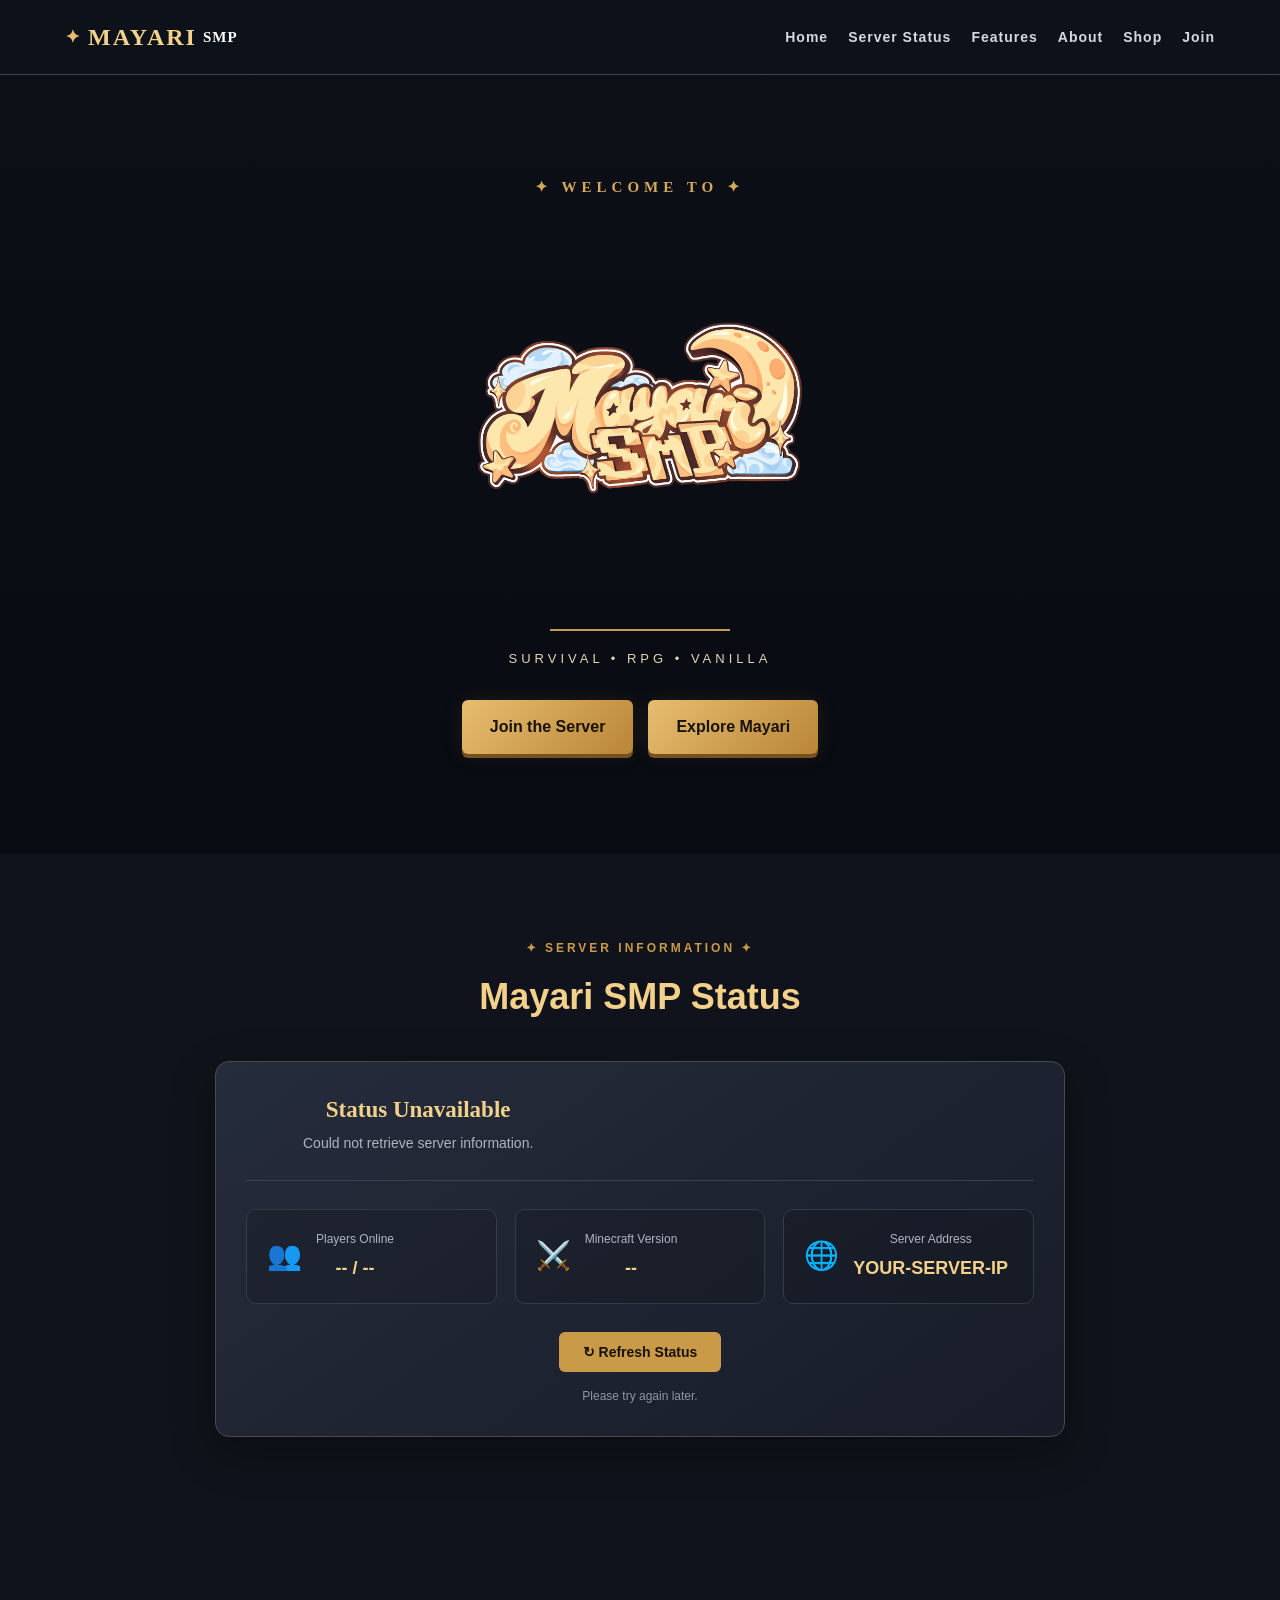
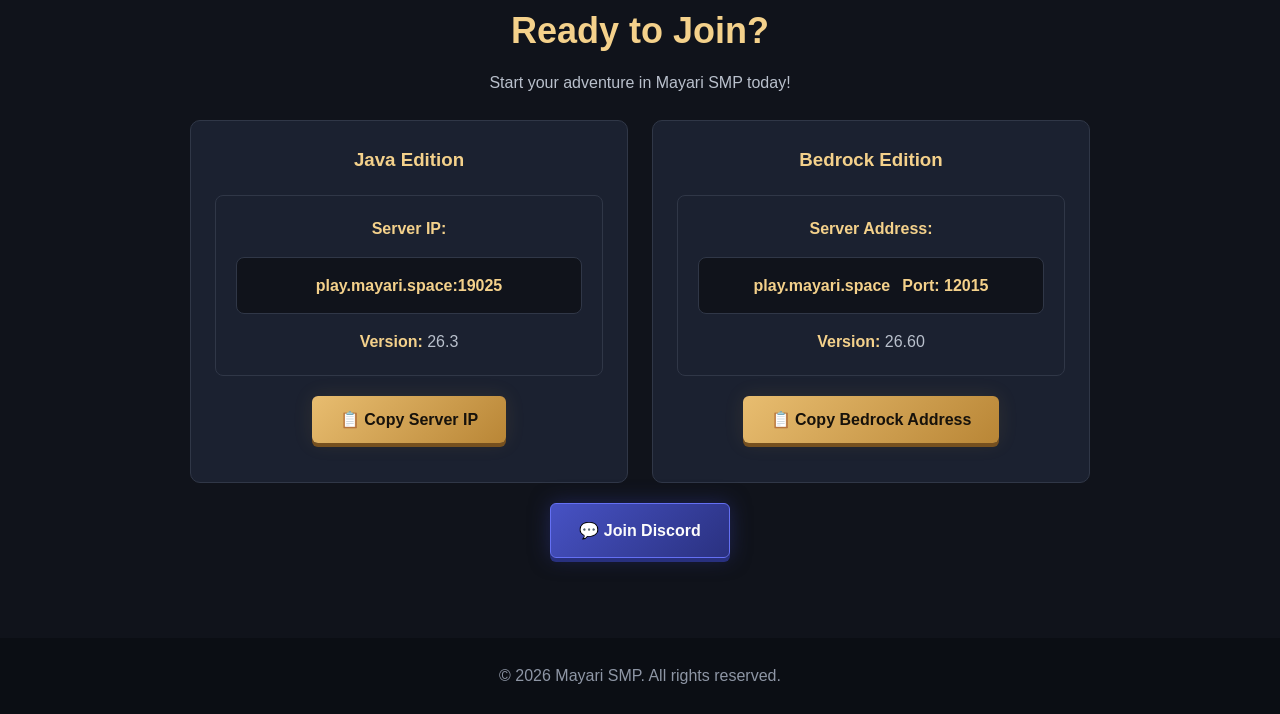
<file: index.html>
<!DOCTYPE html>
<html lang="en">
<head>
    <meta charset="UTF-8">
    <meta name="viewport" content="width=device-width, initial-scale=1.0">
    <title>Mayari SMP</title>
    <link rel="icon" type="image/png" href="assets/mayari-logo/mayari-icon.png">
    <link rel="stylesheet" href="style.css">
</head>
<body>

    <header>
        <nav class="navbar">
            <div class="logo">
                <span class="logo-symbol">✦</span>
                <span class="logo-name">MAYARI</span>
                <span class="logo-smp">SMP</span>
            </div>

            <div class="nav-links">
                <a href="#home">Home</a>
                <a href="#status">Server Status</a>
                <a href="features.html">Features</a>
                <a href="about.html">About</a>
                <a href="shop.html">Shop</a>
                <a href="#join">Join</a>
            </div>
        </nav>
    </header>

    <main>
        <section id="home" class="hero">
            <div class="particles" aria-hidden="true">
                <span></span>
                <span></span>
                <span></span>
                <span></span>
                <span></span>
            </div>

            <h2 class="hero-small">✦ WELCOME TO ✦</h2>

            <img src="assets/mayari-logo/mayari-image.png" alt="MAYARI SMP" class="hero-image">

            <div class="hero-divider"></div>

            <p class="hero-tagline">
                SURVIVAL • RPG • VANILLA
            </p>

            <div class="hero-buttons">
                <a href="#join" class="btn primary-btn">Join the Server</a>
                <a href="features.html" class="btn primary-btn">Explore Mayari</a>
            </div>
        </section>

<!-- SERVER STATUS SECTION -->

<section id="status" class="section status-section">

    <h3 class="section-label">✦ SERVER INFORMATION ✦</h3>

    <h2>Mayari SMP Status</h2>

    <div class="status-card">

        <!-- Status Header -->
        <div class="status-header">

            <div class="status-title">
                <span id="status-dot" class="status-dot" aria-label="Server offline">
                    <iframe title="Server status" src="https://lottie.host/embed/ec575775-2c6d-4897-8954-14ce582926d1/wDMa2G7jbT.lottie" loading="lazy" aria-hidden="true"></iframe>
                </span>

                <div>
                    <h3 id="status-text">Checking Server...</h3>
                    <p id="status-subtitle">Connecting to Mayari SMP</p>
                </div>
            </div>

        </div>

        <!-- Server Details -->
        <div class="status-details">

            <div class="status-item">
                <span class="status-icon">👥</span>
                <div>
                    <p class="status-label">Players Online</p>
                    <h3 id="player-count">-- / --</h3>
                </div>
            </div>

            <div class="status-item">
                <span class="status-icon">⚔️</span>
                <div>
                    <p class="status-label">Minecraft Version</p>
                    <h3 id="server-version">--</h3>
                </div>
            </div>

            <div class="status-item">
                <span class="status-icon">🌐</span>
                <div>
                    <p class="status-label">Server Address</p>
                    <h3 id="server-address">YOUR-SERVER-IP</h3>
                </div>
            </div>

        </div>

        <!-- Refresh Button -->
        <button id="refresh-status" class="refresh-btn">
            ↻ Refresh Status
        </button>

        <p id="last-updated" class="last-updated">
            Waiting for server information...
        </p>

    </div>

</section>
<section id="join" class="section join-section">
    <h2>Ready to Join?</h2>
    <p>Start your adventure in Mayari SMP today!</p>

    <div class="join-options">
        <div class="join-card">
            <h3>Java Edition</h3>
            <div class="server-info">
                <p><strong>Server IP:</strong></p>

                <div class="ip-box">
                    <span id="server-ip">play.mayari.space:19025</span>
                </div>

                <p><strong>Version:</strong> 26.3</p>
            </div>

            <div class="join-buttons">
                <button id="copy-ip-main" class="btn primary-btn" type="button" onclick="copyServerIp()">
                    📋 Copy Server IP
                </button>
            </div>

            <p id="copy-message" class="copy-message" aria-live="polite"></p>
        </div>

        <div class="join-card">
            <h3>Bedrock Edition</h3>
            <div class="server-info">
                <p><strong>Server Address:</strong></p>
                <div class="ip-box">
                    <span id="bedrock-server-ip">play.mayari.space</span>
                    <span id="bedrock-server-ip">Port: 12015</span>
                </div>
                <p><strong>Version:</strong> 26.60</p>
            </div>
            <div class="join-buttons">
                <button id="copy-ip-bedrock" class="btn primary-btn" type="button" onclick="copyServerIp('bedrock-server-ip', 'copy-message-bedrock')">
                    📋 Copy Bedrock Address
                </button>
            </div>
            <p id="copy-message-bedrock" class="copy-message" aria-live="polite"></p>
        </div>
    </div>

    <div class="join-buttons join-discord">
        <a href="https://discord.mayari.space/"
           target="_blank"
           rel="noopener noreferrer"
           class="btn discord-btn">
            💬 Join Discord
        </a>
    </div>
</section>
    </main>

    <footer>
        <p>© 2026 Mayari SMP. All rights reserved.</p>
    </footer>

        <script src="script.js"></script>
    </body>
    </html>
</file>
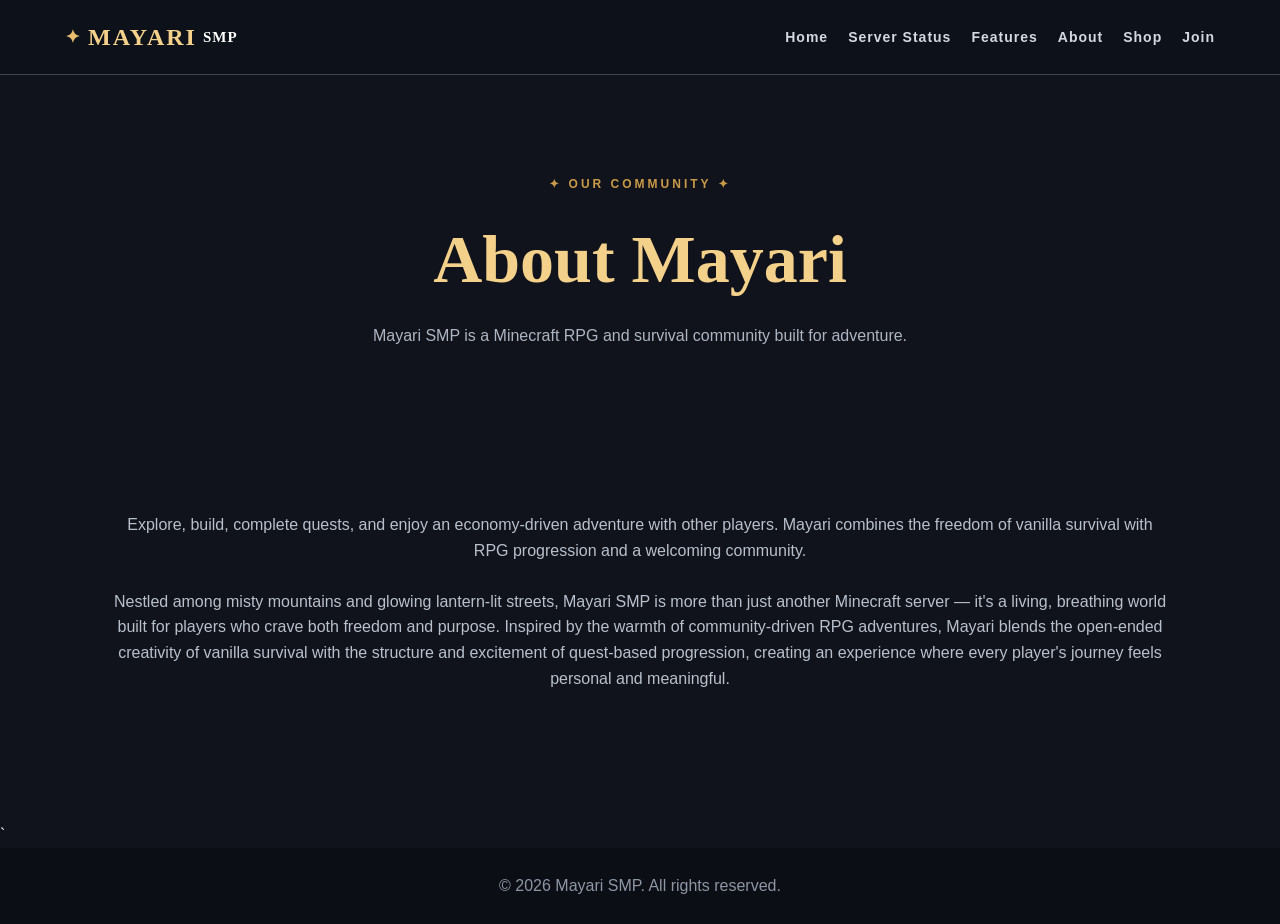
<file: about.html>
<!DOCTYPE html>
<html lang="en">
<head>
    <meta charset="UTF-8">
    <meta name="viewport" content="width=device-width, initial-scale=1.0">
    <title>Mayari SMP | About</title>
    <link rel="icon" type="image/png" href="assets/mayari-logo/mayari-icon.png">
    <link rel="stylesheet" href="style.css">
</head>
<body>
    <header>
        <nav class="navbar">
            <a class="logo" href="index.html">
                <span class="logo-symbol">✦</span><span class="logo-name">MAYARI</span><span class="logo-smp">SMP</span>
            </a>
            <div class="nav-links">
                <a href="index.html">Home</a>
                <a href="index.html#status">Server Status</a>
                <a href="features.html">Features</a>
                <a href="about.html">About</a>
                <a href="shop.html">Shop</a>
                <a href="index.html#join">Join</a>
            </div>
        </nav>
    </header>
    <main>
        <section class="page-hero">
            <p class="section-label">✦ OUR COMMUNITY ✦</p>
            <h1>About Mayari</h1>
           <div><p class="section-intro">Mayari SMP is a Minecraft RPG and survival community built for adventure.</p>
        </section></div> 
        </section>
        <section class="section about-section">
            <p>Explore, build, complete quests, and enjoy an economy-driven adventure with other players. Mayari combines the freedom of vanilla survival with RPG progression and a welcoming community.</p>
            <br>
            
            <p>Nestled among misty mountains and glowing lantern-lit streets, Mayari SMP is more than just another Minecraft server — it's a living, breathing world built for players who crave both freedom and purpose. Inspired by the warmth of community-driven RPG adventures, Mayari blends the open-ended creativity of vanilla survival with the structure and excitement of quest-based progression, creating an experience where every player's journey feels personal and meaningful.</p>
            <br>
           
           
        </section>
    </main>
    <br>
    `<br>
  
    <footer><p>© 2026 Mayari SMP. All rights reserved.</p></footer>
</body>
</html>
</file>
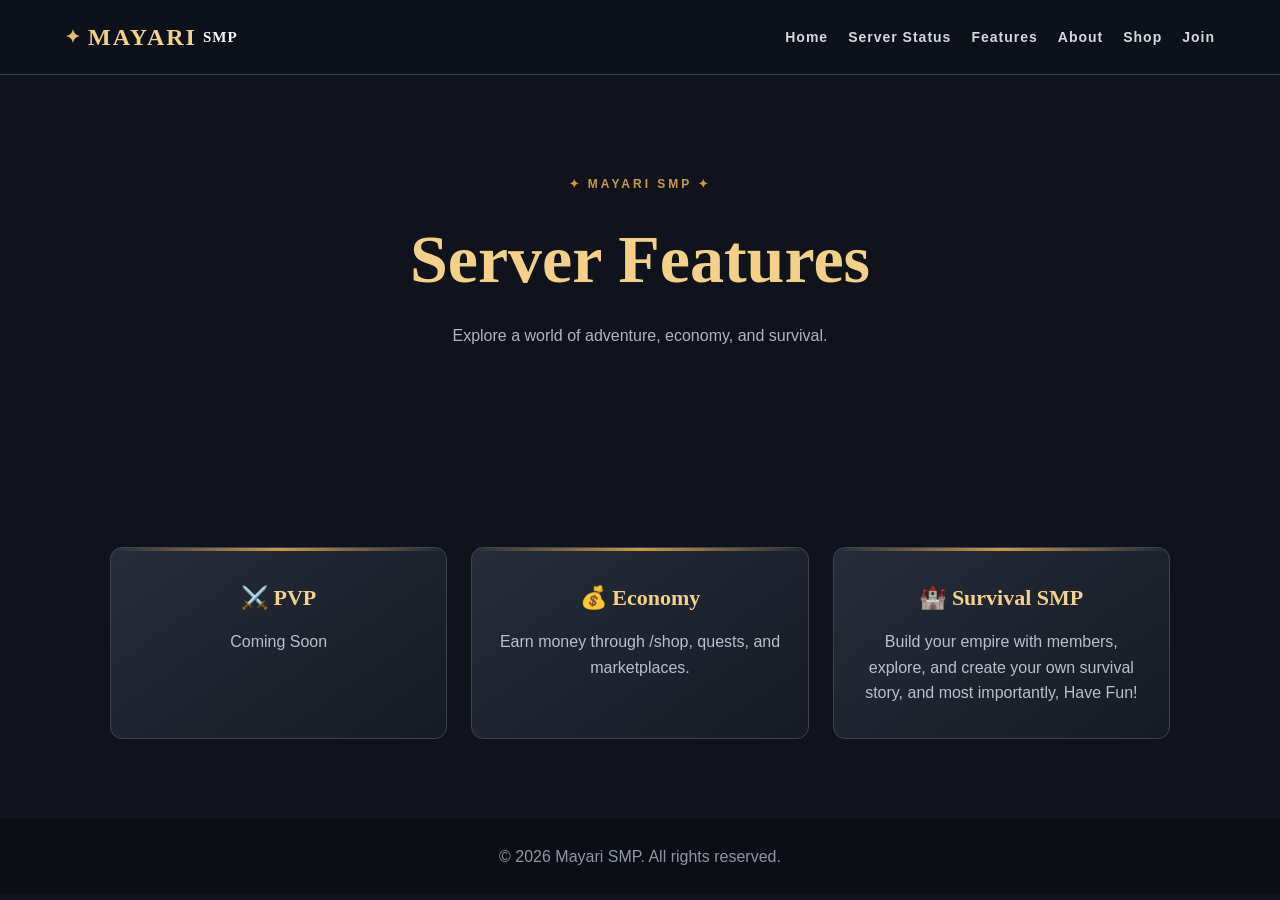
<file: features.html>
<!DOCTYPE html>
<html lang="en">
<head>
    <meta charset="UTF-8">
    <meta name="viewport" content="width=device-width, initial-scale=1.0">
    <title>Mayari SMP | Features</title>
    <link rel="icon" type="image/png" href="assets/mayari-logo/mayari-icon.png">
    <link rel="stylesheet" href="style.css">
</head>
<body>
    <header>
        <nav class="navbar">
            <a class="logo" href="index.html">
                <span class="logo-symbol">✦</span>
                <span class="logo-name">MAYARI</span>
                <span class="logo-smp">SMP</span>
            </a>
            <div class="nav-links">
                <a href="index.html">Home</a>
                <a href="index.html#status">Server Status</a>
                <a href="features.html">Features</a>
                <a href="about.html">About</a>
                <a href="shop.html">Shop</a>
                <a href="index.html#join">Join</a>
            </div>
        </nav>
    </header>
    <main>
        <section class="page-hero">
            <p class="section-label">✦ MAYARI SMP ✦</p>
            <h1>Server Features</h1>
            <p class="section-intro">Explore a world of adventure, economy, and survival.</p>
        </section>
        <section class="section">
            <div class="features-grid">
                <div class="feature-card"><h3>⚔️ PVP</h3><p>Coming Soon</p></div>
                <div class="feature-card"><h3>💰 Economy</h3><p>Earn money through /shop, quests, and marketplaces.</p></div>
                <div class="feature-card"><h3>🏰 Survival SMP</h3><p>Build your empire with members, explore, and create your own survival story, and most importantly, Have Fun!</p></div>
            </div>
        </section>
    </main>
    <footer><p>© 2026 Mayari SMP. All rights reserved.</p></footer>
</body>
</html>
</file>
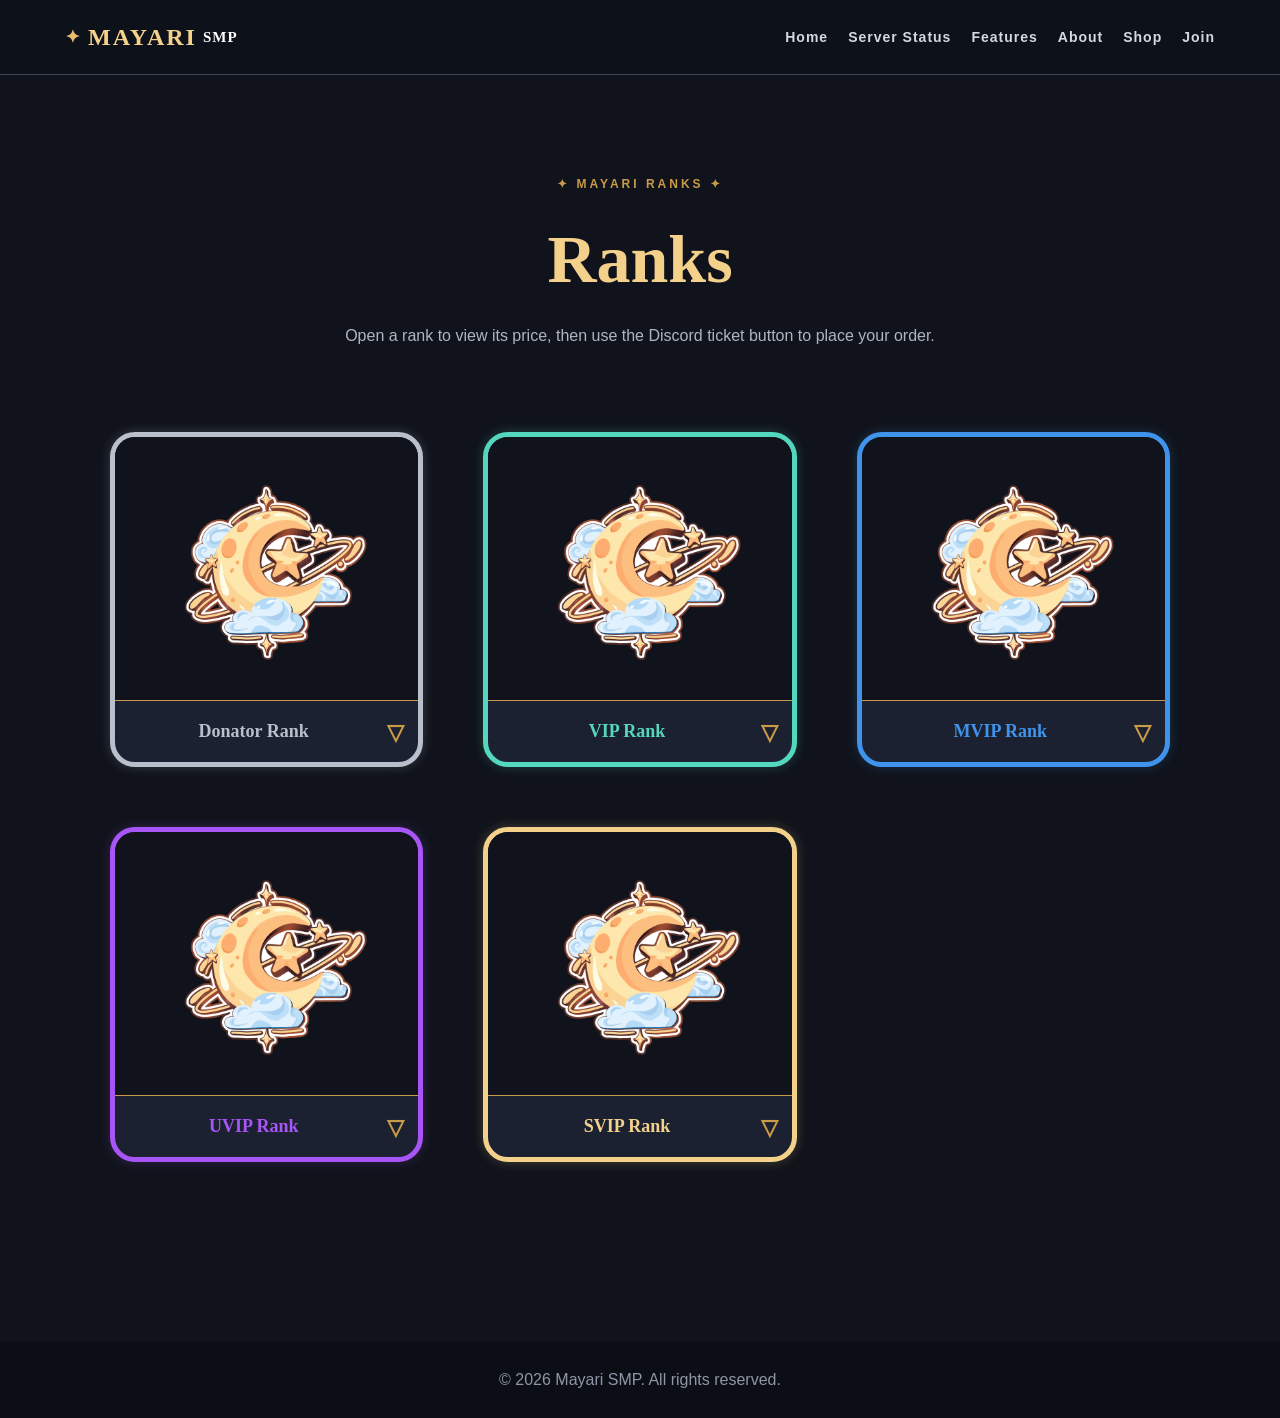
<file: Ranks.html>
<!DOCTYPE html>
<html lang="en">

<head>
    <meta charset="UTF-8">
    <meta name="viewport" content="width=device-width, initial-scale=1.0">
    <title>Mayari SMP | Ranks</title>
    <link rel="icon" type="image/png" href="assets/mayari-logo/mayari-icon.png">
    <link rel="stylesheet" href="style.css">
</head>

<body>
    <header>
        <nav class="navbar">
            <a class="logo" href="index.html">
                <span class="logo-symbol">✦</span>
                <span class="logo-name">MAYARI</span>
                <span class="logo-smp">SMP</span>
            </a>
            <div class="nav-links">
                <a href="index.html">Home</a>
                <a href="index.html#status">Server Status</a>
                <a href="features.html">Features</a>
                <a href="about.html">About</a>
                <a href="shop.html">Shop</a>
                <a href="index.html#join">Join</a>
            </div>
        </nav>
    </header>

    <main>
        <section class="page-hero">
            <p class="section-label">✦ MAYARI RANKS ✦</p>
            <h1>Ranks</h1>
            <p class="section-intro">
                Open a rank to view its price, then use the Discord ticket button
                to place your order.
            </p>
        </section>

        <section class="section cosmetics-section">
            <div class="cosmetics-grid">
                <details class="cosmetic-card">
                    <summary>
                        <img src="assets/mayari-logo/mayari-icon.png" alt="Donator Rank preview">
                        <span style="color:#b9c0cc;">Donator Rank</span>
                        <b>▽</b>
                    </summary>
                    <div class="cosmetic-details">
                        <strong>Price:</strong>
                        <p style="color:#b9c0cc;">₱100</p>
                    </div>
                </details>

                <details class="cosmetic-card">
                    <summary>
                        <img src="assets/mayari-logo/mayari-icon.png" alt="VIP Rank preview">
                        <span style="color:#55d6be;">VIP Rank</span>
                        <b>▽</b>
                    </summary>
                    <div class="cosmetic-details">
                        <strong>Price:</strong>
                        <p style="color:#55d6be;">₱200</p>
                    </div>
                </details>

                <details class="cosmetic-card">
                    <summary>
                        <img src="assets/mayari-logo/mayari-icon.png" alt="MVIP Rank preview">
                        <span style="color:#4093eb;">MVIP Rank</span>
                        <b>▽</b>
                    </summary>
                    <div class="cosmetic-details">
                        <strong>Price:</strong>
                        <p style="color:#4093eb;">₱300</p>
                    </div>
                </details>

                <details class="cosmetic-card">
                    <summary>
                        <img src="assets/mayari-logo/mayari-icon.png" alt="UVIP Rank preview">
                        <span style="color:#a855f7;">UVIP Rank</span>
                        <b>▽</b>
                    </summary>
                    <div class="cosmetic-details">
                        <strong>Price:</strong>
                        <p style="color:#a855f7;">₱400</p>
                    </div>
                </details>

                <details class="cosmetic-card">
                    <summary>
                        <img src="assets/mayari-logo/mayari-icon.png" alt="SVIP Rank preview">
                        <span style="color:#f4d18b;">SVIP Rank</span>
                        <b>▽</b>
                    </summary>
                    <div class="cosmetic-details">
                        <strong>Price:</strong>
                        <p style="color:#f4d18b;">₱500</p>
                    </div>
                </details>
            </div>
        </section>
    </main>

    <footer>
        <p>© 2026 Mayari SMP. All rights reserved.</p>
    </footer>

    <script src="script.js"></script>
</body>
</html>
</file>
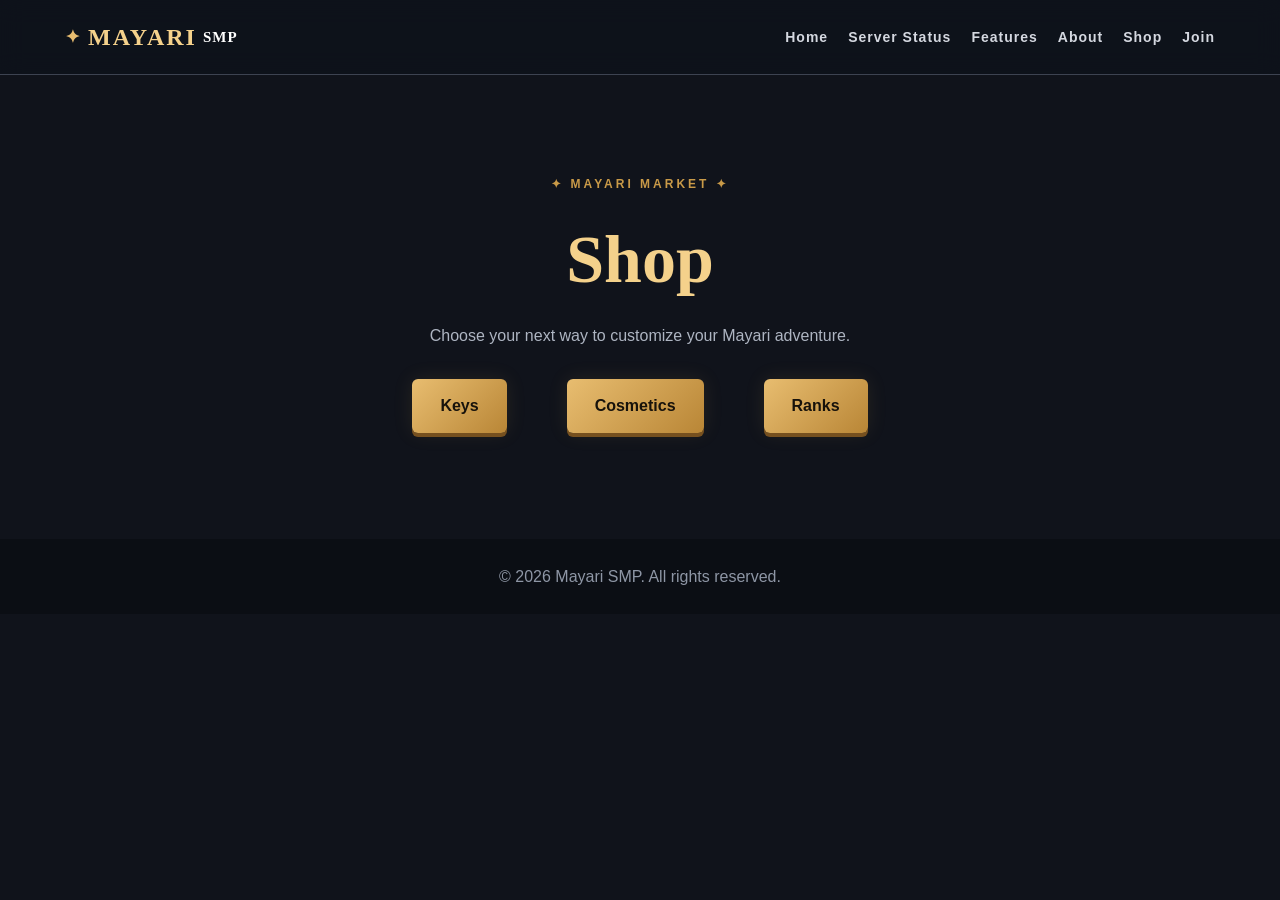
<file: shop.html>
<!DOCTYPE html>
<html lang="en">
<head>
    <meta charset="UTF-8">
    <meta name="viewport" content="width=device-width, initial-scale=1.0">
    <title>Mayari SMP | Shop</title>
    <link rel="icon" type="image/png" href="assets/mayari-logo/mayari-icon.png">
    <link rel="stylesheet" href="style.css">
</head>
<body>
    <header><nav class="navbar">
        <a class="logo" href="index.html"><span class="logo-symbol">✦</span><span class="logo-name">MAYARI</span><span class="logo-smp">SMP</span></a>
        <div class="nav-links"><a href="index.html">Home</a><a href="index.html#status">Server Status</a><a href="features.html">Features</a><a href="about.html">About</a><a href="shop.html">Shop</a><a href="index.html#join">Join</a></div>
    </nav></header>
    <main>
        <section class="page-hero">
            <p class="section-label">✦ MAYARI MARKET ✦</p>
            <h1>Shop</h1>
            <p class="section-intro">Choose your next way to customize your Mayari adventure.</p>
            <div class="hero-buttons">
                <a class="btn primary-btn" href="keys.html">Keys</a>
                <span></span>
                <span></span>
                <span></span>
                <a class="btn primary-btn" href="cosmetics.html">Cosmetics</a>
                <span></span>
                <span></span>
                <span></span>
                <a class="btn primary-btn" href="Ranks.html">Ranks</a>
            </div>
        </section>
    </main>
    <div>
        <br>
        <br>
        
    </div>
    <footer><p>© 2026 Mayari SMP. All rights reserved.</p></footer>
</body>
</html>
</file>
<file: style.css>
/* General Settings */
* {
    margin: 0;
    padding: 0;
    box-sizing: border-box;
    scroll-behavior: smooth;
}

body {
    font-family: Arial, sans-serif;
    background: #10131b;
    color: white;
    line-height: 1.6;
}

/* Navigation */
header {
    background: #171b26;
    border-bottom: 1px solid #303747;
    position: sticky;
    top: 0;
    z-index: 100;
}

.navbar {
    max-width: 1100px;
    margin: auto;
    padding: 20px;
    display: flex;
    justify-content: space-between;
    align-items: center;
    gap: 20px;
}

.icon {
    size: 50px;
    color: #d6a85a;
    image-rendering: pixelated;
}

.logo {
    color: #d6a85a;
    letter-spacing: 2px;
    size: 40px;
}

.nav-links {
    display: flex;
    gap: 20px;
    flex-wrap: wrap;
}

.nav-links a {
    color: white;
    text-decoration: none;
    font-weight: bold;
}

.nav-links a:hover {
    color: #d6a85a;
}

/* Discord Button */
.discord-btn {
    border: 1px solid #6470f4;
    border-radius: 6px;
    background: linear-gradient(
        135deg,
        #4752C4,
        #2a3180
    );
    color: #fcfcfc;
    cursor: pointer;
    font: inherit;
    font-weight: bold;
    padding: 8px 16px;
    text-decoration: none;
    box-shadow:
        0 4px 0 #28307e,
        0 0 20px #1f2452;
}

.discord-btn:hover {
    transform: translateY(-4px);

    box-shadow:
        0 7px 0 #1b236f,
        0 0 25px #101542;
}

/* Hero */
/* FANTASY HERO BACKGROUND */

.hero {
    min-height: 600px;
    padding: 100px 20px;
    display: flex;
    flex-direction: column;
    justify-content: center;
    align-items: center;
    text-align: center;
    position: relative;
    overflow: hidden;
    background:
        linear-gradient(
            rgba(8, 11, 18, 0.35),
            rgba(8, 11, 18, 0.92)
        );
}

.hero-image {
    display: block;
    width: min(400px, 72vw);
    max-width: 100%;
    height: auto;   
}

/* Dark cinematic overlay */
.hero::before {
    content: "";
    position: absolute;
    inset: 0;
    background:
        linear-gradient(
            180deg,
            rgba(8, 11, 18, 0.15),
            rgba(8, 11, 18, 0.75)
        );
    pointer-events: none;
}

/* Keep text above the overlay */
.hero > * {
    position: relative;
    z-index: 1;
}

.subtitle {
    color: #d6a85a;
    font-weight: bold;
    letter-spacing: 4px;
}

.hero h1 {
    font-size: clamp(40px, 8vw, 80px);
    margin: 15px 0;
    color: #f4d18b;
    text-shadow: 3px 3px #000;
}

.description {
    font-size: 20px;
    color: #d4d8e0;
}

/* Buttons */
.hero-buttons {
    display: flex;
    gap: 15px;
    flex-wrap: wrap;
    justify-content: center;
    margin-top: 30px;
}

.btn {
    display: inline-block;
    padding: 14px 28px;
    border-radius: 6px;
    text-decoration: none;
    font-weight: bold;
    transition: 0.3s;
}

.primary-btn {
    background: #c99a48;
    color: #111;
}

.primary-btn:hover {
    background: #e8bd70;
    transform: translateY(-2px);
}

.secondary-btn {
    border: 1px solid #c99a48;
    color: #f4d18b;
}

.secondary-btn:hover {
    background: #33291b;
}

/* Sections */
.section {
    max-width: 1100px;
    margin: auto;
    padding: 80px 20px;
    text-align: center;
}

.section h2 {
    font-size: 36px;
    color: #f4d18b;
    margin-bottom: 10px;
}

.section-intro {
    color: #aeb5c2;
    margin-bottom: 35px;
}

.page-hero {
    max-width: 1100px;
    margin: auto;
    padding: 100px 20px 55px;
    text-align: center;
}

.page-hero h1 {
    color: #f4d18b;
    font-family: Georgia, serif;
    font-size: clamp(40px, 8vw, 68px);
    margin: 10px 0;
}

.page-hero .section-intro {
    max-width: 650px;
    margin: 0 auto 28px;
}

.logo {
    text-decoration: none;
}

.cosmetics-grid {
    display: grid;
    grid-template-columns: repeat(3, minmax(0, 1fr));
    gap: 60px;
    text-align: left;
    max-width: 30000px;
    margin: 0 auto 100px;
}

.page-hero + .cosmetics-section {
    padding-top: 0;
}

.cosmetic-card {
    --card-accent: #b9c0cc;
    position: relative;
    overflow: hidden;
    background: #1b2130;
    border: 5px solid var(--card-accent);
    border-radius: 25px;
    box-shadow: 0 0 12px color-mix(in srgb, var(--card-accent) 24%, transparent);
}

.cosmetic-card summary {
    position: relative;
    overflow: hidden;
    display: flex;
    flex-direction: column;
    align-items: center;
    justify-content: center;
    gap: 0;
    cursor: pointer;
    list-style: none;
    color: #f4d18b;
    font-family: Georgia, serif;
    font-size: 18px;
    font-weight: bold;
    min-height: 0;
    padding: 0;
}

.cosmetic-card summary::after {
    position: absolute;
    inset: 0;
    z-index: 2;
    background: linear-gradient(
        110deg,
        transparent 25%,
        rgba(255, 255, 255, 0.04) 40%,
        rgba(255, 255, 255, 0.7) 50%,
        rgba(255, 255, 255, 0.04) 60%,
        transparent 75%
    );
    content: "";
    pointer-events: none;
    transform: translateX(-125%);
    animation: card-shine 4s ease-in-out infinite;
}

.cosmetic-card:hover {
    box-shadow: 0 0 22px color-mix(in srgb, var(--card-accent) 80%, transparent);
}

.cosmetic-card summary > * {
    position: relative;
    z-index: 1;
}

.cosmetic-card summary::-webkit-details-marker {
    display: none;
}

.cosmetic-card summary img {
    display: block;
    width: 100%;
    max-width: none;
    height: auto;
    aspect-ratio: 350 / 305;
    object-fit: contain;
    background: #10131b;
    border: 0;
    border-bottom: 1px solid #c99a48;
}

.cosmetic-card summary span {
    display: block;
    width: 100%;
    padding: 16px 42px 16px 16px;
    text-align: center;
}

.cosmetic-card summary b {
    position: absolute;
    right: 14px;
    bottom: 12px;
    color: #c99a48;
    font-size: 22px;
    transition: transform 0.2s ease;
}

.cosmetic-card[open] summary b {
    transform: rotate(180deg);
}

@keyframes card-shine {
    0%,
    45% {
        transform: translateX(-125%);
    }

    75%,
    100% {
        transform: translateX(125%);
    }
}

.cosmetic-details {
    position: fixed;
    top: 50%;
    left: 50%;
    z-index: 1001;
    width: min(560px, calc(100vw - 36px));
    max-height: min(680px, calc(100vh - 36px));
    overflow-y: auto;
    transform: translate(-50%, -50%);
    border: 1px solid #c99a48;
    border-radius: 14px;
    background: #1b2130;
    padding: 28px 30px;
    color: #b9c0cc;
    box-shadow:
        0 20px 65px rgba(0, 0, 0, 0.75),
        0 0 0 100vmax rgba(5, 7, 12, 0.78);
}

.cosmetic-details strong {
    display: block;
    color: #f4d18b;
    margin-bottom: 6px;
}

.cosmetic-popup-title {
    --popup-accent: #f4d18b;
    position: relative;
    width: fit-content;
    overflow: hidden;
    color: var(--popup-accent);
    font-family: Georgia, serif;
    margin-bottom: 18px;
    padding-right: 45px;
}

.cosmetic-popup-title::after {
    position: absolute;
    inset: 0;
    background: linear-gradient(
        110deg,
        transparent 25%,
        rgba(255, 255, 255, 0.04) 40%,
        rgba(255, 255, 255, 0.75) 50%,
        rgba(255, 255, 255, 0.04) 60%,
        transparent 75%
    );
    content: "";
    pointer-events: none;
    transform: translateX(-125%);
    animation: card-shine 4s ease-in-out infinite;
}

.cosmetic-details p {
    line-height: 1.8;
    margin-bottom: 14px;
}

.cosmetic-details ul {
    padding-left: 20px;
    color: #f4d18b;
    list-style-type: "▪  ";
}

.cosmetic-details li {
    margin: 4px 0;
}

.cosmetic-actions {
    display: flex;
    align-items: center;
    justify-content: space-between;
    gap: 12px;
    margin-top: 22px;
}

.cosmetic-close{
    border: 1px solid #c99a48;
    border-radius: 6px;
    background: linear-gradient(
        135deg,
        #e8bd70,
        #b98636
    );
    color: #000000;
    cursor: pointer;
    font: inherit;
    font-weight: bold;
    padding: 8px 16px;
    text-decoration: none;
    box-shadow:
        0 4px 0 #76501f,
        0 0 20px rgba(201, 154, 72, 0.12);
}

.cosmetic-discord {
    border: 1px solid #6470f4;
    border-radius: 6px;
    background: linear-gradient(
        135deg,
        #4752C4,
        #2a3180
    );
    color: #fcfcfc;
    cursor: pointer;
    font: inherit;
    font-weight: bold;
    padding: 8px 16px;
    text-decoration: none;
    box-shadow:
        0 4px 0 #28307e,
        0 0 20px #1f2452;
}

.cosmetic-close {
    margin-left: auto;
}

.cosmetic-close:hover {
    transform: translateY(-4px);

    box-shadow:
        0 7px 0 #76501f,
        0 0 25px rgba(201, 154, 72, 0.35);
}

.cosmetic-discord:hover {
    transform: translateY(-4px);

    box-shadow:
        0 7px 0 #1b236f,
        0 0 25px #28307e;
}

/* Feature Cards */
.features-grid {
    display: grid;
    grid-template-columns: repeat(3, 1fr);
    gap: 20px;
    margin-top: 30px;
}

.feature-card {
    background: #1b2130;
    border: 1px solid #303747;
    border-radius: 10px;
    padding: 30px 20px;
    transition: 0.3s;
}

.feature-card:hover {
    transform: translateY(-5px);
    border-color: #c99a48;
}

.feature-card h3 {
    color: #f4d18b;
    margin-bottom: 12px;
}

.feature-card p,
.about-section p,
.join-section p {
    color: #b9c0cc;
}



.server-info {
    background: #1b2130;
    border: 1px solid #303747;
    padding: 20px;
    max-width: 450px;
    margin: 25px auto;
    border-radius: 8px;
}

.server-info strong {
    color: #f4d18b;
}

.join-options {
    display: grid;
    grid-template-columns: repeat(2, minmax(0, 1fr));
    gap: 24px;
    max-width: 900px;
    margin: 25px auto 0;
    align-items: stretch;
}

.join-card {
    background: #1b2130;
    border: 1px solid #303747;
    border-radius: 10px;
    padding: 24px;
}

.join-card h3 {
    color: #f4d18b;
}

.join-card .server-info {
    max-width: none;
    margin: 20px 0;
}

.join-discord {
    margin-top: 24px;
}

/* Footer */
footer {
    background: #0b0e14;
    padding: 25px;
    text-align: center;
    color: #8e96a5;
}

/* Mobile Design */
@media (max-width: 700px) {
    .navbar {
        flex-direction: column;
    }

    .nav-links {
        justify-content: center;
        gap: 12px;
    }

    .hero {
        min-height: 500px;
        padding: 70px 20px;
    }

    .features-grid {
        grid-template-columns: 1fr;
    }

    .join-options {
        grid-template-columns: 1fr;
    }

    .cosmetics-grid {
        grid-template-columns: 1fr;
        width: 200px;
    }

    .cosmetic-card summary img {
        width: 100%;
        height: auto;
        object-fit: contain;
    }

    .page-hero {
        padding-top: 70px;
    }
}
/* Join Buttons */
.join-buttons {
    display: flex;
    justify-content: center;
    gap: 15px;
    flex-wrap: wrap;
    margin-top: 20px;
}

/* IP Display */
.ip-box {
    display: flex;
    align-items: center;
    justify-content: center;
    gap: 12px;
    flex-wrap: wrap;
    background: #10131b;
    border: 1px solid #303747;
    padding: 15px;
    margin: 15px 0;
    border-radius: 8px;
}

#server-ip {
    color: #f4d18b;
    font-weight: bold;
    overflow-wrap: anywhere;
}

#bedrock-server-ip {
    color: #f4d18b;
    font-weight: bold;
    overflow-wrap: anywhere;
}

/* Copy Button */
.copy-btn {
    background: #303747;
    color: white;
    border: 1px solid #c99a48;
    padding: 8px 14px;
    border-radius: 6px;
    cursor: pointer;
    font-weight: bold;
}

.copy-btn:hover {
    background: #c99a48;
    color: #111;
}

/* Copy Message */
.copy-message {
    color: #eccc6f;
    font-weight: bold;
    margin-top: 15px;
}

/* Main Copy IP Button */
#copy-ip-main {
    border: none;
    cursor: pointer;
    font-family: inherit;
    font-size: 16px;
}

#copy-ip-bedrock {
    border: none;
    cursor: pointer;
    font-family: inherit;
    font-size: 16px;
}

@media (max-width: 500px) {
    .join-buttons .btn {
        width: 100%;
        text-align: center;
    }

    .ip-box {
        flex-direction: column;
    }
}/* MAYARI SMP LOGO */

.logo {
    display: flex;
    align-items: center;
    gap: 6px;
    font-family: Georgia, serif;
    font-size: 24px;
    font-weight: bold;
    letter-spacing: 2px;
}

.logo-symbol {
    color: #e8bd70;
    font-size: 18px;
}

.logo-name {
    color: #f4d18b;
}

.logo-smp {
    color: #ffffff;
    font-size: 15px;
    letter-spacing: 1px;
}

/* HERO LOGO */

.hero-logo {
    text-align: center;
}

.hero-small {
    color: #d6a85a;
    font-family: Georgia, serif;
    font-size: 15px;
    letter-spacing: 5px;
    margin-bottom: 12px;
}

.hero h1 {
    font-family: Georgia, "Times New Roman", serif;
    font-weight: bold;
    letter-spacing: 5px;
    text-transform: uppercase;
}

.hero-divider {
    width: 180px;
    height: 2px;
    background: #c99a48;
    margin: 18px auto;
}

.hero-tagline {
    color: #e5d4b5;
    letter-spacing: 4px;
    font-size: 13px;
}/* PROFESSIONAL BUTTON ANIMATIONS */

.btn {
    position: relative;
    overflow: hidden;

    transition:
        transform 0.3s ease,
        box-shadow 0.3s ease,
        background 0.3s ease;
}

.primary-btn {
    background: linear-gradient(
        135deg,
        #e8bd70,
        #b98636
    );

    color: #17120b;

    box-shadow:
        0 4px 0 #76501f,
        0 0 20px rgba(201, 154, 72, 0.12);
}

.primary-btn:hover {
    transform: translateY(-4px);

    box-shadow:
        0 7px 0 #76501f,
        0 0 25px rgba(201, 154, 72, 0.35);
}

.primary-btn:active {
    transform: translateY(1px);
}

/* HERO ENTRANCE ANIMATION */

.hero-logo {
    animation: heroFadeIn 1.2s ease-out both;
}

.hero-buttons {
    animation: heroFadeIn 1.2s ease-out 0.35s both;
}

@keyframes heroFadeIn {
    from {
        opacity: 0;
        transform: translateY(25px);
    }

    to {
        opacity: 1;
        transform: translateY(0);
    }
}/* MAGICAL FLOATING PARTICLES */

.particles {
    position: absolute;
    inset: 0;
    z-index: 0;
    pointer-events: none;
}

.particles span {
    position: absolute;

    width: 5px;
    height: 5px;

    background: #f4d18b;
    border-radius: 50%;

    opacity: 0;

    animation: floatParticle 7s infinite ease-in-out;
}

/* Different particle positions */

.particles span:nth-child(1) {
    left: 10%;
    top: 70%;
    animation-delay: 0s;
}

.particles span:nth-child(2) {
    left: 25%;
    top: 85%;
    animation-delay: 1s;
}

.particles span:nth-child(3) {
    left: 40%;
    top: 65%;
    animation-delay: 2s;
}

.particles span:nth-child(4) {
    left: 55%;
    top: 80%;
    animation-delay: 3s;
}

.particles span:nth-child(5) {
    left: 70%;
    top: 60%;
    animation-delay: 4s;
}

.particles span:nth-child(6) {
    left: 82%;
    top: 75%;
    animation-delay: 2.5s;
}

.particles span:nth-child(7) {
    left: 90%;
    top: 50%;
    animation-delay: 1.5s;
}

.particles span:nth-child(8) {
    left: 15%;
    top: 40%;
    animation-delay: 5s;
}

/* Particle movement */

@keyframes floatParticle {
    0% {
        opacity: 0;
        transform: translateY(0) scale(0.5);
    }

    20% {
        opacity: 0.8;
    }

    80% {
        opacity: 0.4;
    }

    100% {
        opacity: 0;
        transform: translateY(-180px) scale(1.2);
    }
}/* FANTASY FEATURE CARDS */

.features-grid {
    display: grid;
    grid-template-columns: repeat(3, 1fr);
    gap: 24px;
    margin-top: 35px;
}

.feature-card {
    background:
        linear-gradient(
            145deg,
            rgba(39, 45, 59, 0.95),
            rgba(22, 27, 38, 0.95)
        );

    border: 1px solid #3d4351;
    border-radius: 12px;

    padding: 32px 22px;

    position: relative;
    overflow: hidden;

    transition:
        transform 0.3s ease,
        border-color 0.3s ease,
        box-shadow 0.3s ease;
}

/* Gold line at top */
.feature-card::before {
    content: "";

    position: absolute;
    top: 0;
    left: 0;
    right: 0;

    height: 3px;

    background: linear-gradient(
        90deg,
        transparent,
        #c99a48,
        transparent
    );
}

.feature-card:hover {
    transform: translateY(-8px);

    border-color: #c99a48;

    box-shadow:
        0 12px 35px rgba(0, 0, 0, 0.35),
        0 0 20px rgba(201, 154, 72, 0.08);
}

.feature-card h3 {
    color: #f4d18b;
    font-family: Georgia, serif;
    font-size: 22px;
    margin-bottom: 14px;
}

.feature-card p {
    color: #b9c0cc;
}/* PROFESSIONAL NAVIGATION */

header {
    background: rgba(14, 18, 27, 0.95);
    border-bottom: 1px solid #3d4351;

    backdrop-filter: blur(12px);
}

.navbar {
    max-width: 1200px;
    margin: auto;
    padding: 18px 25px;

    display: flex;
    justify-content: space-between;
    align-items: center;
    gap: 20px;
}

.nav-links a {
    color: #d4d8e0;
    text-decoration: none;

    font-size: 14px;
    letter-spacing: 1px;

    transition: color 0.3s ease;
}

.nav-links a:hover {
    color: #f4d18b;
}/* MOBILE DESIGN */

@media (max-width: 700px) {

    .navbar {
        flex-direction: column;
        padding: 16px;
    }

    .nav-links {
        justify-content: center;
        gap: 14px;
    }

    .hero {
        min-height: 560px;
        padding: 70px 20px;
    }

    .hero h1 {
        font-size: clamp(32px, 10vw, 60px);
        letter-spacing: 2px;
    }

    .hero-small {
        font-size: 12px;
        letter-spacing: 3px;
    }

    .hero-tagline {
        font-size: 11px;
        letter-spacing: 2px;
    }

    .features-grid {
        grid-template-columns: 1fr;
    }

    .section {
        padding: 60px 20px;
    }

    .section h2 {
        font-size: 30px;
    }

    .hero-buttons {
        width: 100%;
    }

    .hero-buttons .btn {
        width: 100%;
        max-width: 300px;
        text-align: center;
    }
}/* REDUCED MOTION ACCESSIBILITY */

@media (prefers-reduced-motion: reduce) {
    *,
    *::before,
    *::after {
        animation-duration: 0.01ms !important;
        animation-iteration-count: 1 !important;
        transition-duration: 0.01ms !important;
        scroll-behavior: auto !important;
    }
}
/* =========================================
   MAYARI SMP SERVER STATUS
========================================= */

.status-section {
    background: #10131b;
    max-width: none;
    padding: 85px 20px;
}

.section-label {
    color: #c99a48;
    font-size: 12px;
    letter-spacing: 3px;
    font-weight: bold;
    margin-bottom: 10px;
}

.status-card {
    max-width: 850px;
    margin: 35px auto 0;

    background:
        linear-gradient(
            145deg,
            #252c3b,
            #171c28
        );

    border: 1px solid #4b4b46;
    border-radius: 14px;

    padding: 30px;

    box-shadow:
        0 15px 45px rgba(0, 0, 0, 0.3);
}

/* Status Header */

.status-header {
    display: flex;
    justify-content: space-between;
    align-items: center;
    gap: 20px;

    padding-bottom: 25px;
    border-bottom: 1px solid #3b414d;
}

.status-title {
    display: flex;
    align-items: center;
    gap: 15px;
}

.status-title h3 {
    color: #f4d18b;
    font-family: Georgia, serif;
    font-size: 23px;
}

.status-title p {
    color: #aeb5c2;
    font-size: 14px;
    margin-top: 4px;
}

/* Status Dot */

.status-dot {
    display: inline-flex;
    align-items: center;
    justify-content: center;
    width: 42px;
    height: 42px;
    flex-shrink: 0;
    text-decoration: none;
    transition: transform 0.2s ease;
    overflow: hidden;
}






.status-dot iframe {
    width: 100%;
    height: 100%;
    border: 0;
    pointer-events: none;
}

.status-dot:focus-visible {
    outline: 2px solid #f4d18b;
    outline-offset: 4px;
}

/* Status Details */

.status-details {
    display: grid;
    grid-template-columns: repeat(3, 1fr);
    gap: 18px;

    padding: 28px 0;
}

.status-item {
    display: flex;
    align-items: center;
    gap: 14px;

    background: rgba(0, 0, 0, 0.14);
    border: 1px solid #343c4a;
    border-radius: 10px;

    padding: 20px;
}

.status-icon {
    font-size: 28px;
}

.status-label {
    color: #aeb5c2;
    font-size: 12px;
    margin-bottom: 5px;
}

.status-item h3 {
    color: #f4d18b;
    font-size: 18px;
    overflow-wrap: anywhere;
}

/* Refresh Button */

.refresh-btn {
    display: block;
    margin: 0 auto;

    background: #c99a48;
    color: #17120b;

    border: none;
    border-radius: 6px;

    padding: 12px 24px;

    font-family: inherit;
    font-size: 14px;
    font-weight: bold;

    cursor: pointer;

    transition:
        background 0.3s ease,
        transform 0.3s ease;
}

.refresh-btn:hover {
    background: #e8bd70;
    transform: translateY(-2px);
}

.refresh-btn:disabled {
    opacity: 0.6;
    cursor: wait;
    transform: none;
}

.last-updated {
    text-align: center;
    color: #8e96a5;
    font-size: 12px;
    margin-top: 15px;
}

/* Status Mobile Design */

@media (max-width: 700px) {

    .status-card {
        padding: 20px;
    }

    .status-header {
        align-items: flex-start;
        flex-direction: column;
    }

    .status-details {
        grid-template-columns: 1fr;
    }

    .status-item {
        padding: 16px;
    }
}
/* MAYARI SMP SERVER IDENTITY */

.server-identity {
    display: flex;
    align-items: center;
    gap: 20px;

    padding-bottom: 25px;
    margin-bottom: 25px;

    border-bottom: 1px solid #3b414d;
}

.server-icon {
    width: 100px;
    height: 100px;

    object-fit: cover;

    border-radius: 14px;

    border: 2px solid #c99a48;

    box-shadow:
        0 0 20px rgba(201, 154, 72, 0.15);
}

.server-identity-text {
    flex: 1;
    min-width: 0;
}

.server-identity-text h3 {
    color: #f4d18b;

    font-family: Georgia, serif;

    font-size: 28px;
    margin-bottom: 5px;
}

#server-motd {
    color: #d4d8e0;
    font-size: 15px;
    overflow-wrap: anywhere;
}

.server-address-small {
    color: #8e96a5;
    font-size: 13px;
    margin-top: 5px;
    overflow-wrap: anywhere;
}

/* PLAYER LIST */

.player-list-section {
    border-top: 1px solid #3b414d;
    padding-top: 25px;
    margin-top: 5px;
    margin-bottom: 25px;
}

.player-list-heading {
    display: flex;
    justify-content: space-between;
    align-items: center;
    gap: 15px;
    flex-wrap: wrap;

    margin-bottom: 18px;
}

.player-list-heading h3 {
    color: #f4d18b;
    font-family: Georgia, serif;
    font-size: 21px;
}

#player-list-count {
    color: #8df0ae;
    font-size: 13px;
    font-weight: bold;
}

/* Player names grid */

.player-list {
    display: grid;
    grid-template-columns: repeat(3, 1fr);
    gap: 10px;
}

.player-name {
    display: flex;
    align-items: center;
    gap: 10px;

    background: #202735;
    border: 1px solid #343c4a;
    border-radius: 8px;

    padding: 12px;

    color: #e5e8ee;
    font-size: 14px;

    overflow-wrap: anywhere;
}

.player-name::before {
    content: "";

    width: 8px;
    height: 8px;

    flex-shrink: 0;

    background: #4ed47a;
    border-radius: 50%;
}

/* Empty player list */

.no-players {
    grid-column: 1 / -1;

    color: #aeb5c2;
    text-align: center;

    padding: 25px;
}

/* Mobile */

@media (max-width: 700px) {

    .server-identity {
        align-items: center;
    }

    .server-icon {
        width: 75px;
        height: 75zpx;
    }

    .server-identity-text h3 {
        font-size: 22px;
    }

    .player-list {
        grid-template-columns: 1fr;
    }
}
</file>
